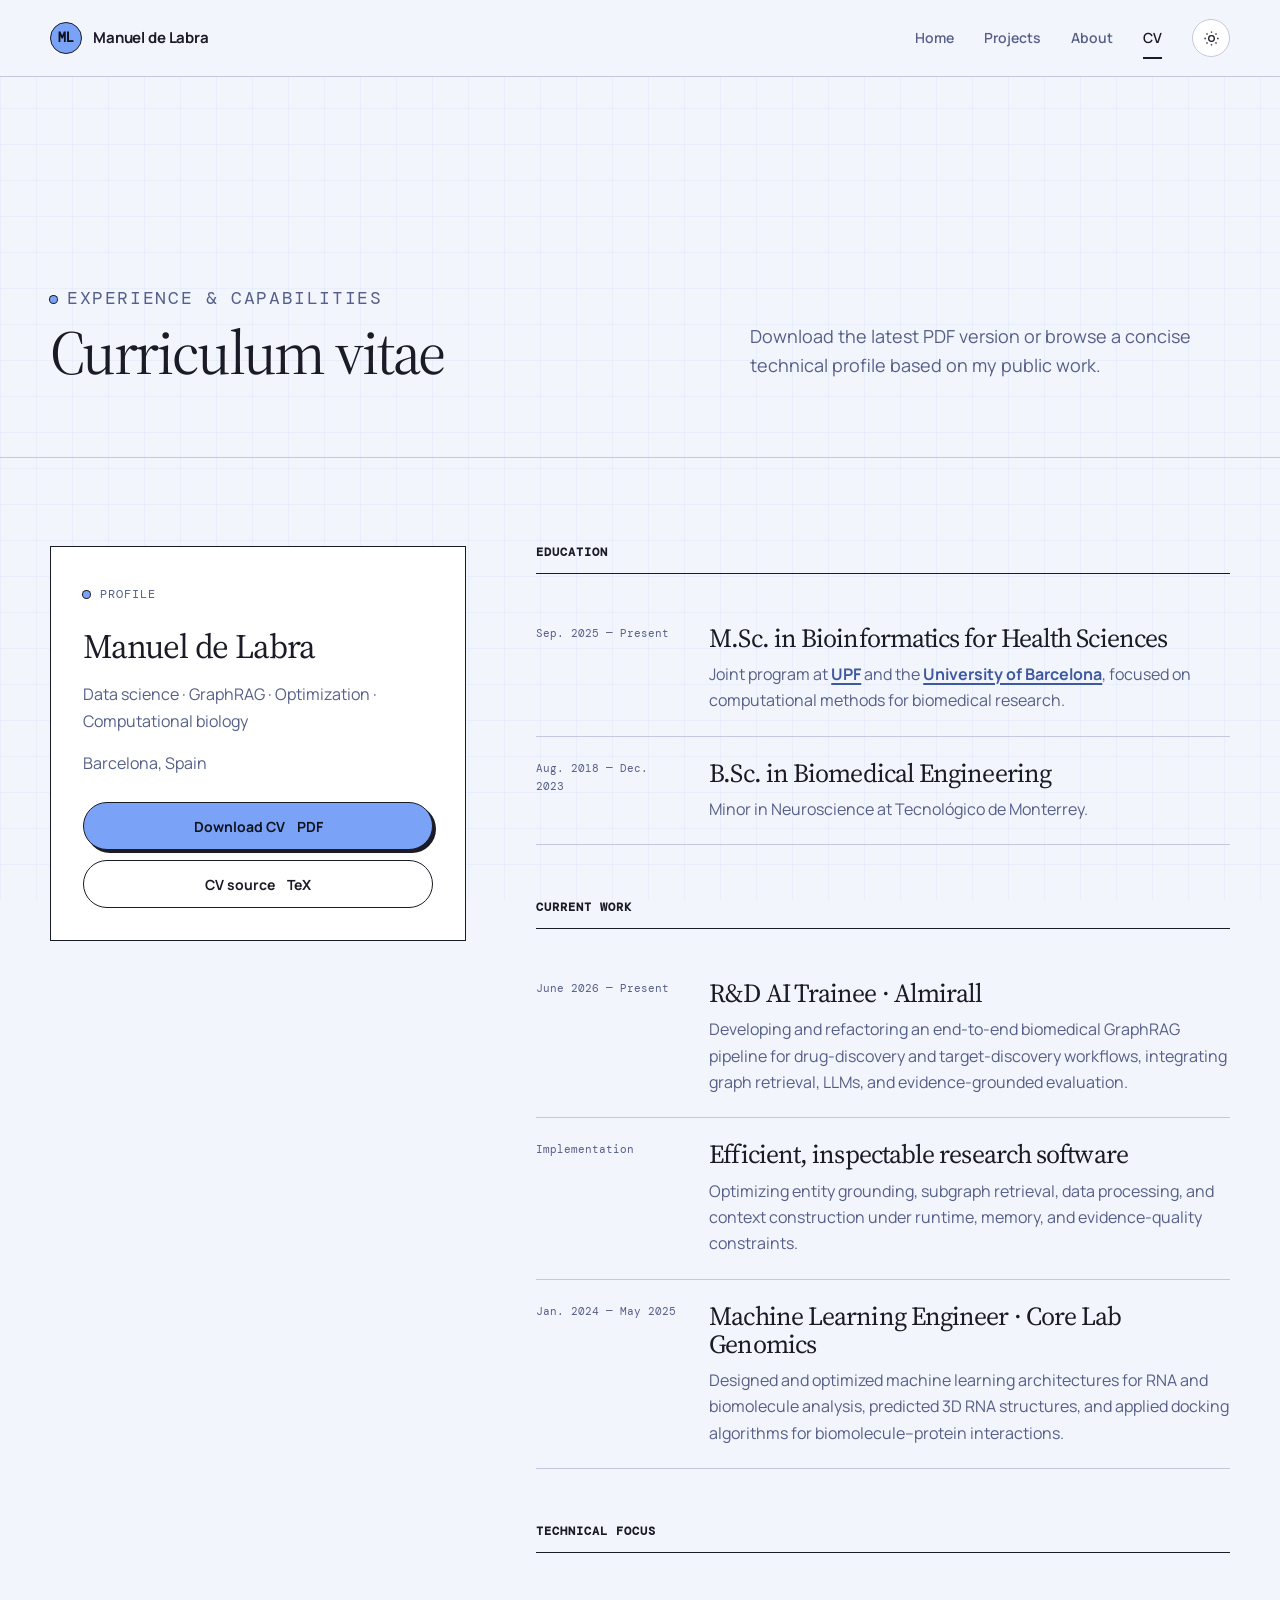
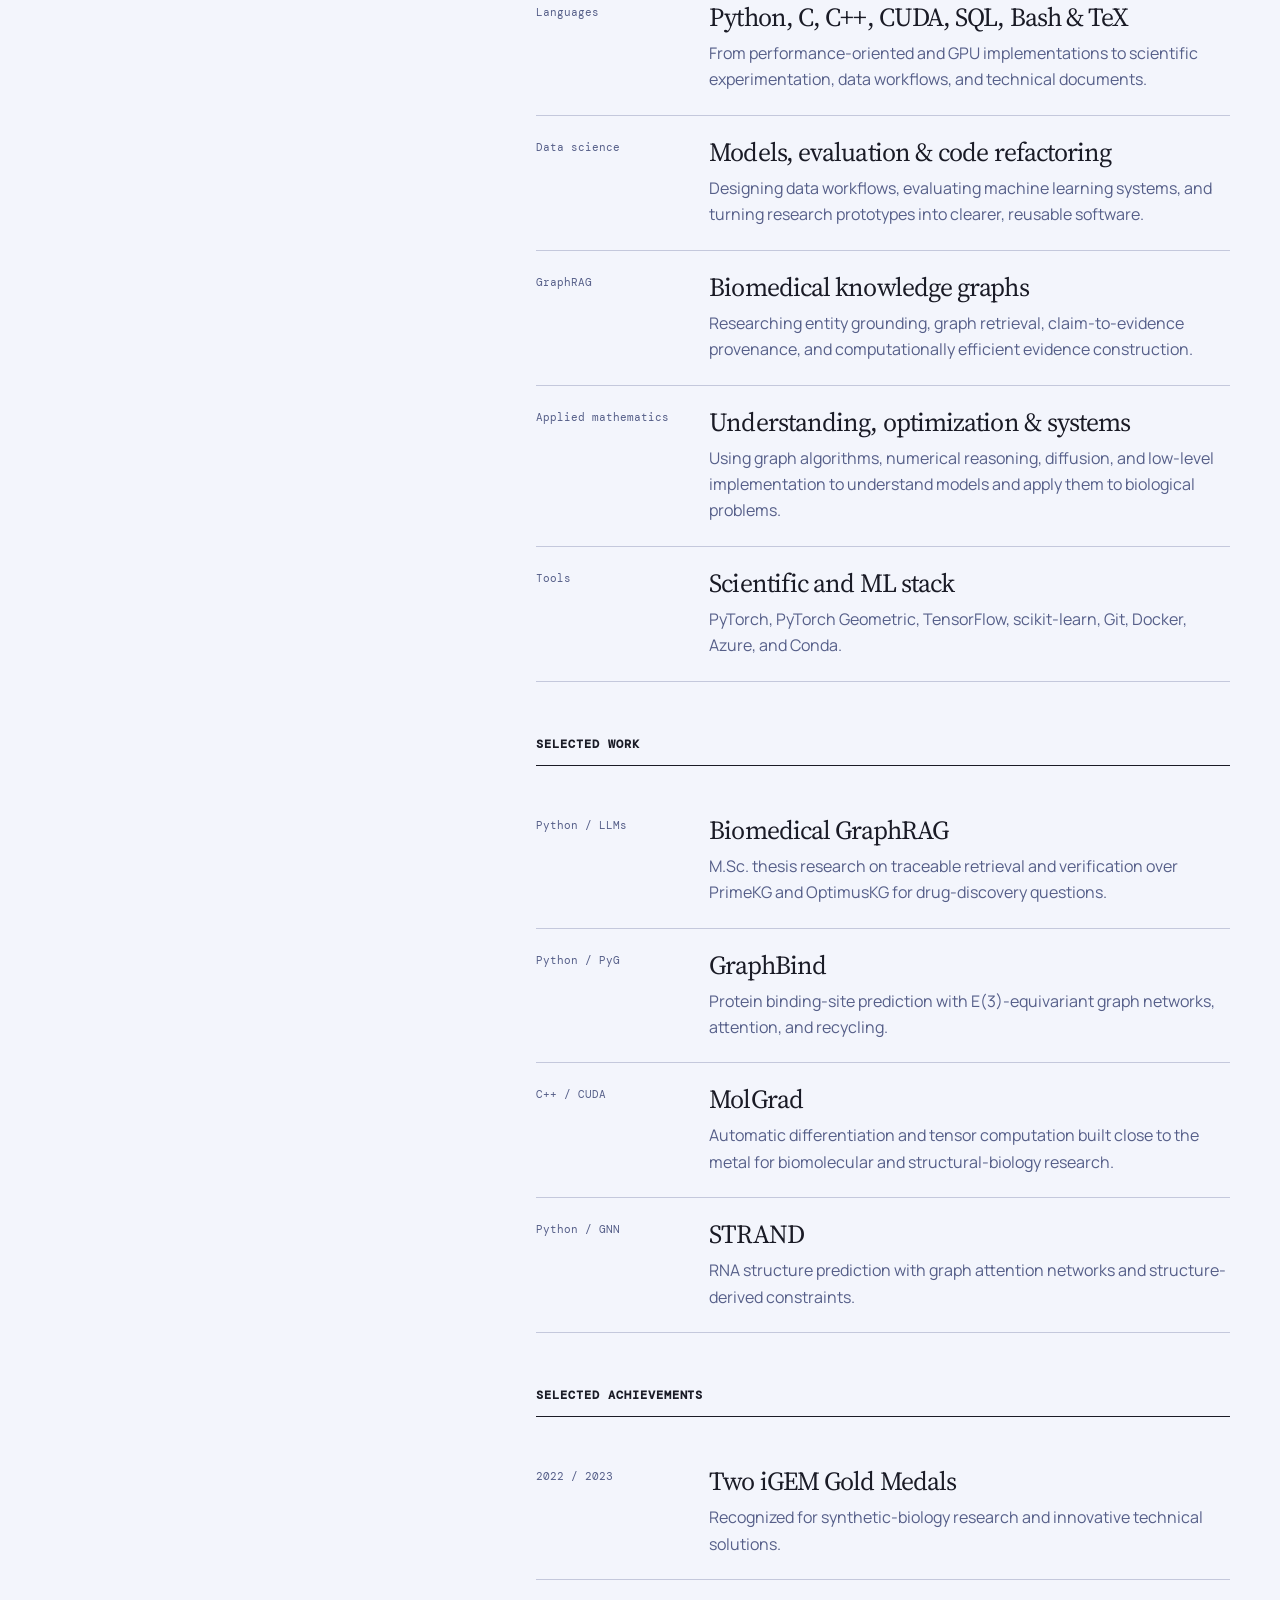
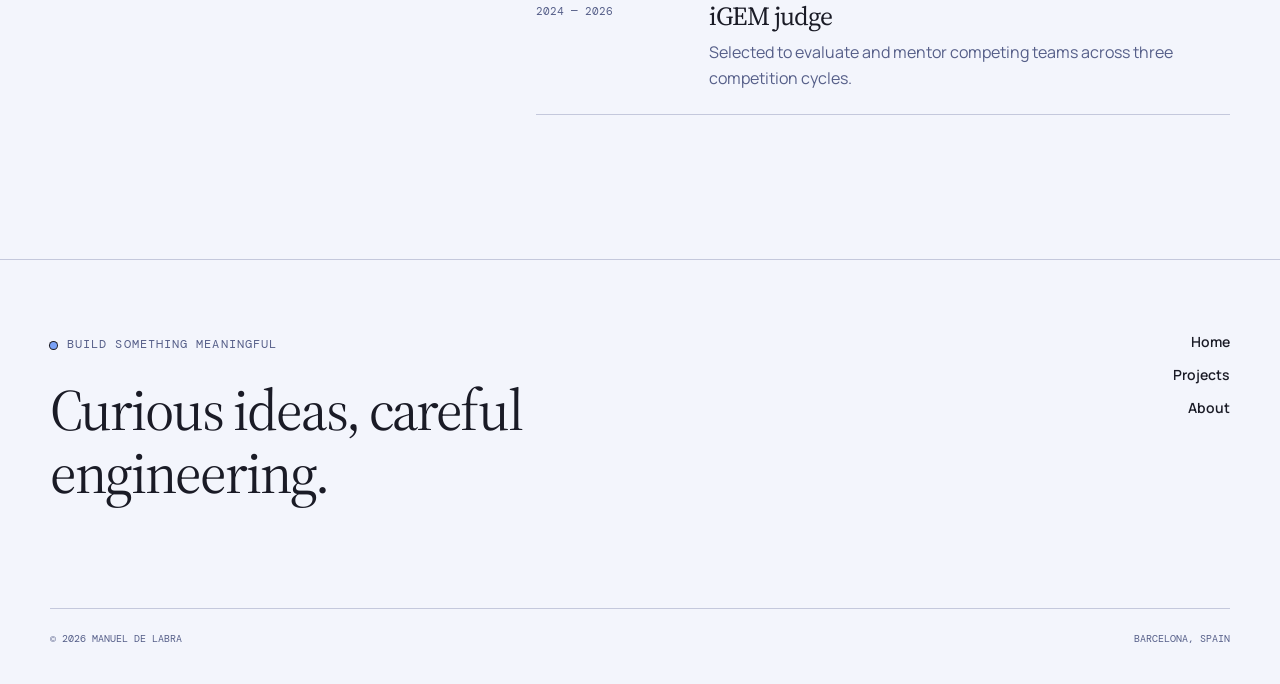
<file: cv.html>
<!doctype html>
<html lang="en">
  <head>
    <meta charset="utf-8" />
    <meta name="viewport" content="width=device-width, initial-scale=1" />
    <meta name="description" content="Curriculum vitae and technical profile of Manuel de Labra." />
    <title>CV | Manuel de Labra</title>
    <link rel="icon" href="assets/favicon.svg" type="image/svg+xml" />
    <link rel="stylesheet" href="assets/styles.css" />
    <script src="assets/site.js" defer></script>
  </head>
  <body>
    <a class="skip-link" href="#main">Skip to content</a>
    <header class="site-header">
      <nav class="nav container" aria-label="Main navigation">
        <a class="brand" href="index.html"><span class="brand-mark">ML</span><span class="brand-name">Manuel de Labra</span></a>
        <div class="nav-links">
          <a href="index.html">Home</a><a href="projects.html">Projects</a><a href="about.html">About</a><a href="cv.html" aria-current="page">CV</a>
          <button class="theme-toggle" type="button" data-theme-toggle aria-label="Toggle color theme"><svg aria-hidden="true" viewBox="0 0 24 24" fill="none" stroke="currentColor" stroke-width="1.8"><circle cx="12" cy="12" r="4"/><path d="M12 2v2M12 20v2M4.93 4.93l1.42 1.42M17.65 17.65l1.42 1.42M2 12h2M20 12h2M4.93 19.07l1.42-1.42M17.65 6.35l1.42-1.42"/></svg></button>
        </div>
      </nav>
    </header>
    <main id="main">
      <section class="page-intro container">
        <div>
          <p class="eyebrow">Experience &amp; capabilities</p>
          <h1>Curriculum vitae</h1>
        </div>
        <p>
          Download the latest PDF version or browse a concise technical profile
          based on my public work.
        </p>
      </section>
      <section class="section">
        <div class="container cv-layout">
          <aside class="cv-summary">
            <p class="eyebrow">Profile</p>
            <h2>Manuel de Labra</h2>
            <p>Data science · GraphRAG · Optimization · Computational biology</p>
            <p>Barcelona, Spain</p>
            <a class="button button-primary" href="assets/Manuel_de_Labra_CV.pdf">Download CV <span>PDF</span></a>
            <a class="button button-secondary" href="cv/resume.tex">CV source <span>TeX</span></a>
          </aside>
          <div>
            <section class="cv-section">
              <h2>Education</h2>
              <div class="cv-entry">
                <span class="cv-date">Sep. 2025 — Present</span>
                <div><h3>M.Sc. in Bioinformatics for Health Sciences</h3><p>Joint program at <a class="inline-link" href="https://www.upf.edu/">UPF</a> and the <a class="inline-link" href="https://web.ub.edu/es/">University of Barcelona</a>, focused on computational methods for biomedical research.</p></div>
              </div>
              <div class="cv-entry">
                <span class="cv-date">Aug. 2018 — Dec. 2023</span>
                <div><h3>B.Sc. in Biomedical Engineering</h3><p>Minor in Neuroscience at Tecnológico de Monterrey.</p></div>
              </div>
            </section>
            <section class="cv-section">
              <h2>Current work</h2>
              <div class="cv-entry">
                <span class="cv-date">June 2026 — Present</span>
                <div><h3>R&amp;D AI Trainee · Almirall</h3><p>Developing and refactoring an end-to-end biomedical GraphRAG pipeline for drug-discovery and target-discovery workflows, integrating graph retrieval, LLMs, and evidence-grounded evaluation.</p></div>
              </div>
              <div class="cv-entry">
                <span class="cv-date">Implementation</span>
                <div><h3>Efficient, inspectable research software</h3><p>Optimizing entity grounding, subgraph retrieval, data processing, and context construction under runtime, memory, and evidence-quality constraints.</p></div>
              </div>
              <div class="cv-entry">
                <span class="cv-date">Jan. 2024 — May 2025</span>
                <div><h3>Machine Learning Engineer · Core Lab Genomics</h3><p>Designed and optimized machine learning architectures for RNA and biomolecule analysis, predicted 3D RNA structures, and applied docking algorithms for biomolecule–protein interactions.</p></div>
              </div>
            </section>
            <section class="cv-section">
              <h2>Technical focus</h2>
              <div class="cv-entry">
                <span class="cv-date">Languages</span>
                <div><h3>Python, C, C++, CUDA, SQL, Bash &amp; TeX</h3><p>From performance-oriented and GPU implementations to scientific experimentation, data workflows, and technical documents.</p></div>
              </div>
              <div class="cv-entry">
                <span class="cv-date">Data science</span>
                <div><h3>Models, evaluation &amp; code refactoring</h3><p>Designing data workflows, evaluating machine learning systems, and turning research prototypes into clearer, reusable software.</p></div>
              </div>
              <div class="cv-entry">
                <span class="cv-date">GraphRAG</span>
                <div><h3>Biomedical knowledge graphs</h3><p>Researching entity grounding, graph retrieval, claim-to-evidence provenance, and computationally efficient evidence construction.</p></div>
              </div>
              <div class="cv-entry">
                <span class="cv-date">Applied mathematics</span>
                <div><h3>Understanding, optimization &amp; systems</h3><p>Using graph algorithms, numerical reasoning, diffusion, and low-level implementation to understand models and apply them to biological problems.</p></div>
              </div>
              <div class="cv-entry">
                <span class="cv-date">Tools</span>
                <div><h3>Scientific and ML stack</h3><p>PyTorch, PyTorch Geometric, TensorFlow, scikit-learn, Git, Docker, Azure, and Conda.</p></div>
              </div>
            </section>
            <section class="cv-section">
              <h2>Selected work</h2>
              <div class="cv-entry">
                <span class="cv-date">Python / LLMs</span>
                <div><h3>Biomedical GraphRAG</h3><p>M.Sc. thesis research on traceable retrieval and verification over PrimeKG and OptimusKG for drug-discovery questions.</p></div>
              </div>
              <div class="cv-entry">
                <span class="cv-date">Python / PyG</span>
                <div><h3>GraphBind</h3><p>Protein binding-site prediction with E(3)-equivariant graph networks, attention, and recycling.</p></div>
              </div>
              <div class="cv-entry">
                <span class="cv-date">C++ / CUDA</span>
                <div><h3>MolGrad</h3><p>Automatic differentiation and tensor computation built close to the metal for biomolecular and structural-biology research.</p></div>
              </div>
              <div class="cv-entry">
                <span class="cv-date">Python / GNN</span>
                <div><h3>STRAND</h3><p>RNA structure prediction with graph attention networks and structure-derived constraints.</p></div>
              </div>
            </section>
            <section class="cv-section">
              <h2>Selected achievements</h2>
              <div class="cv-entry">
                <span class="cv-date">2022 / 2023</span>
                <div><h3>Two iGEM Gold Medals</h3><p>Recognized for synthetic-biology research and innovative technical solutions.</p></div>
              </div>
              <div class="cv-entry">
                <span class="cv-date">2024 — 2026</span>
                <div><h3>iGEM judge</h3><p>Selected to evaluate and mentor competing teams across three competition cycles.</p></div>
              </div>
            </section>
          </div>
        </div>
      </section>
    </main>
    <footer class="site-footer"><div class="container"><div class="footer-main"><div><p class="eyebrow">Build something meaningful</p><h2>Curious ideas, careful engineering.</h2></div><div class="footer-links"><a href="index.html">Home</a><a href="projects.html">Projects</a><a href="about.html">About</a></div></div><div class="footer-meta"><span>© <span data-year></span> Manuel de Labra</span><span>Barcelona, Spain</span></div></div></footer>
  </body>
</html>
</file>
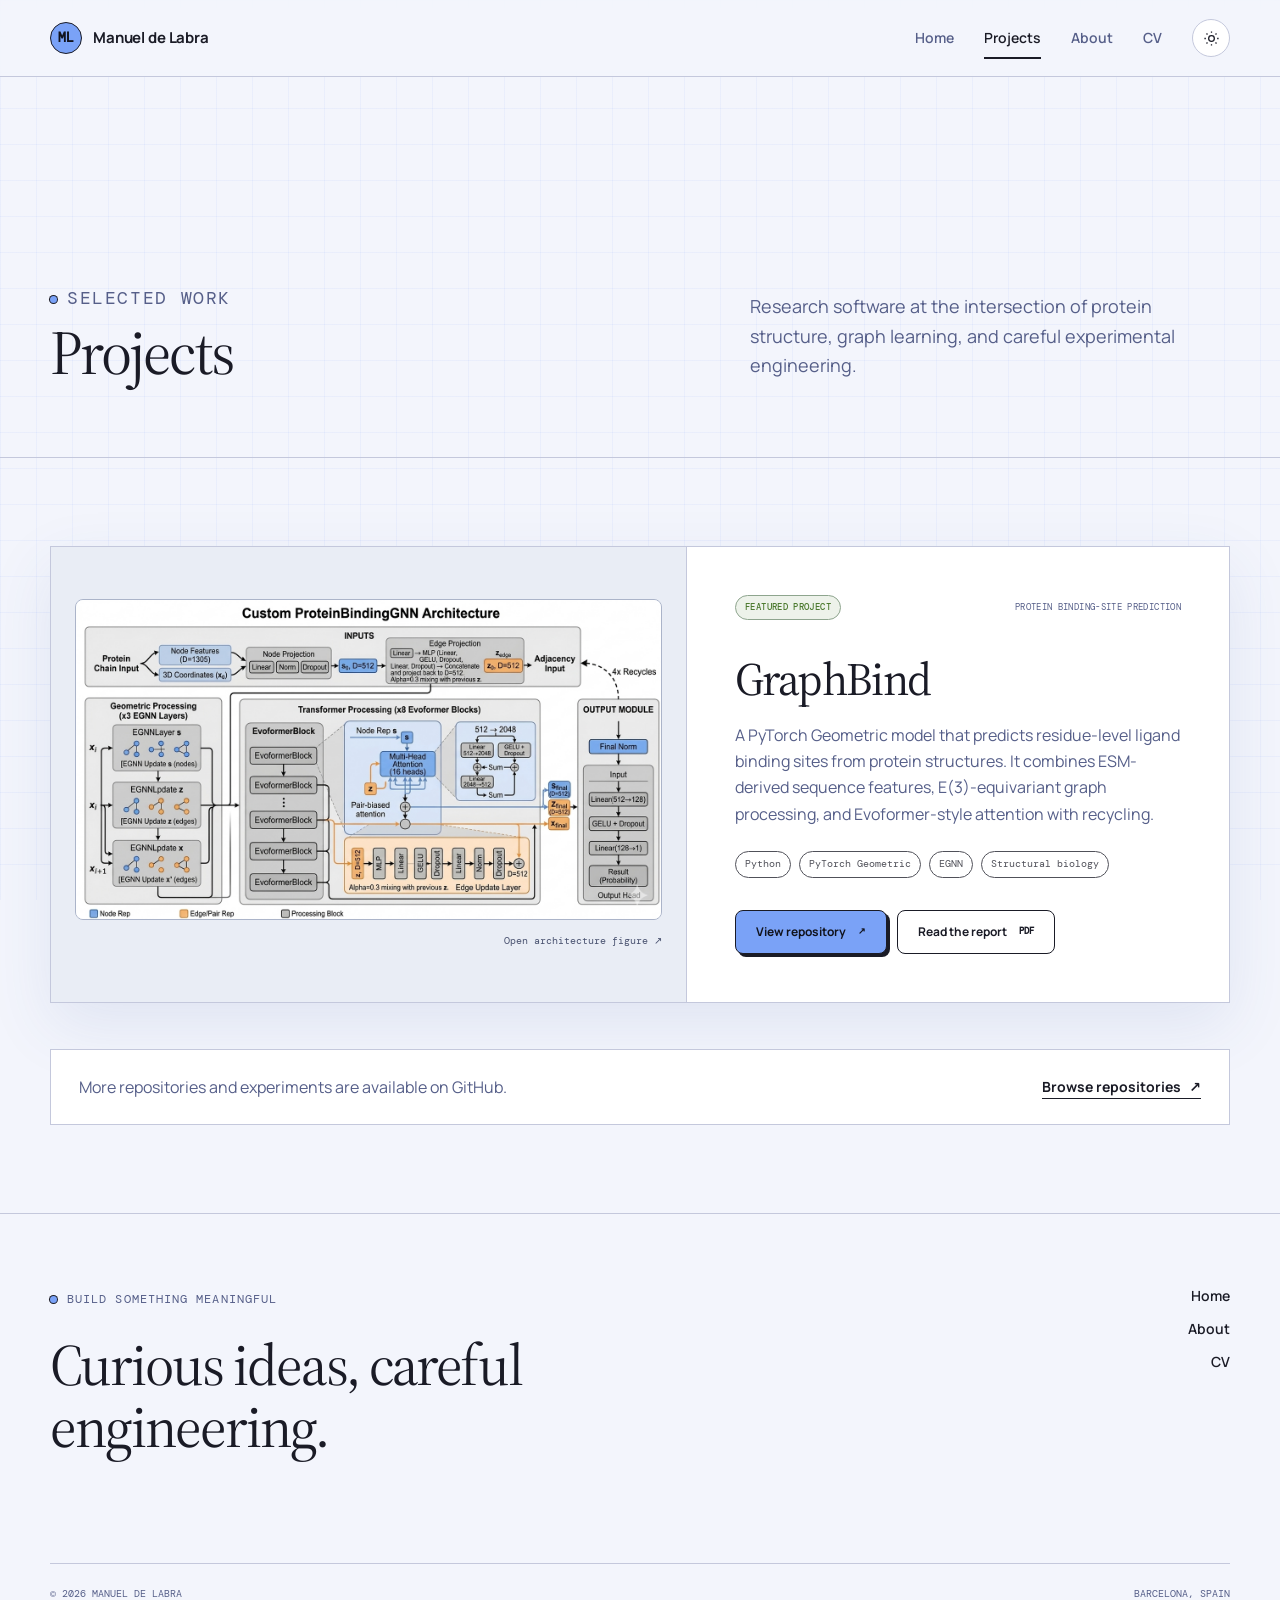
<file: projects.html>
<!doctype html>
<html lang="en">
  <head>
    <meta charset="utf-8" />
    <meta name="viewport" content="width=device-width, initial-scale=1" />
    <meta name="description" content="GraphBind, a protein binding-site prediction project by Manuel de Labra." />
    <title>Projects | Manuel de Labra</title>
    <link rel="icon" href="assets/favicon.svg" type="image/svg+xml" />
    <link rel="stylesheet" href="assets/styles.css" />
    <script src="assets/site.js" defer></script>
  </head>
  <body>
    <a class="skip-link" href="#main">Skip to content</a>
    <header class="site-header">
      <nav class="nav container" aria-label="Main navigation">
        <a class="brand" href="index.html" aria-label="Manuel de Labra, home">
          <span class="brand-mark">ML</span>
          <span class="brand-name">Manuel de Labra</span>
        </a>
        <div class="nav-links">
          <a href="index.html">Home</a>
          <a href="projects.html" aria-current="page">Projects</a>
          <a href="about.html">About</a>
          <a href="cv.html">CV</a>
          <button class="theme-toggle" type="button" data-theme-toggle aria-label="Toggle color theme">
            <svg aria-hidden="true" viewBox="0 0 24 24" fill="none" stroke="currentColor" stroke-width="1.8">
              <circle cx="12" cy="12" r="4" />
              <path d="M12 2v2M12 20v2M4.93 4.93l1.42 1.42M17.65 17.65l1.42 1.42M2 12h2M20 12h2M4.93 19.07l1.42-1.42M17.65 6.35l1.42-1.42" />
            </svg>
          </button>
        </div>
      </nav>
    </header>

    <main id="main">
      <section class="page-intro container">
        <div>
          <p class="eyebrow">Selected work</p>
          <h1>Projects</h1>
        </div>
        <p>
          Research software at the intersection of protein structure, graph
          learning, and careful experimental engineering.
        </p>
      </section>

      <section class="section">
        <div class="container">
          <article class="project-feature">
            <a class="project-media" href="assets/graphbind-architecture.png">
              <img
                src="assets/graphbind-architecture.png"
                alt="GraphBind model architecture combining geometric processing and Evoformer-style attention"
                width="1380"
                height="752"
              />
              <span>Open architecture figure <span aria-hidden="true">↗</span></span>
            </a>
            <div class="project-copy">
              <div class="project-kicker">
                <span class="status-badge status-active">Featured project</span>
                <span>Protein binding-site prediction</span>
              </div>
              <h2>GraphBind</h2>
              <p>
                A PyTorch Geometric model that predicts residue-level ligand
                binding sites from protein structures. It combines ESM-derived
                sequence features, E(3)-equivariant graph processing, and
                Evoformer-style attention with recycling.
              </p>
              <div class="tags">
                <span class="tag">Python</span>
                <span class="tag">PyTorch Geometric</span>
                <span class="tag">EGNN</span>
                <span class="tag">Structural biology</span>
              </div>
              <div class="project-links">
                <a class="button button-primary" href="https://github.com/Labrapuerta/GraphBind">
                  View repository <span aria-hidden="true">↗</span>
                </a>
                <a class="button button-secondary" href="https://github.com/Labrapuerta/GraphBind/blob/main/report/GraphBind.pdf">
                  Read the report <span>PDF</span>
                </a>
              </div>
            </div>
          </article>
          <div class="page-note">
            <p>More repositories and experiments are available on GitHub.</p>
            <a class="text-link" href="https://github.com/Labrapuerta?tab=repositories">
              Browse repositories <span aria-hidden="true">↗</span>
            </a>
          </div>
        </div>
      </section>
    </main>

    <footer class="site-footer">
      <div class="container">
        <div class="footer-main">
          <div>
            <p class="eyebrow">Build something meaningful</p>
            <h2>Curious ideas, careful engineering.</h2>
          </div>
          <div class="footer-links">
            <a href="index.html">Home</a>
            <a href="about.html">About</a>
            <a href="cv.html">CV</a>
          </div>
        </div>
        <div class="footer-meta">
          <span>© <span data-year></span> Manuel de Labra</span>
          <span>Barcelona, Spain</span>
        </div>
      </div>
    </footer>
  </body>
</html>
</file>
<file: assets/styles.css>
@import url("https://fonts.googleapis.com/css2?family=DM+Mono:wght@400;500&family=Manrope:wght@400;500;600;700&family=Source+Serif+4:opsz,wght@8..60,400;8..60,600&display=swap");

:root {
  color-scheme: light;
  --bg: #f3f5fc;
  --surface: #ffffff;
  --ink: #1a1b26;
  --muted: #565f89;
  --line: #c4c8dc;
  --accent: #7aa2f7;
  --accent-ink: #11131d;
  --blue: #3d59a1;
  --cyan: #087f99;
  --purple: #7847bd;
  --green: #4c7a2f;
  --red: #a53b5c;
  --shadow: 0 22px 60px rgb(61 89 161 / 10%);
  --sans: "Manrope", system-ui, sans-serif;
  --serif: "Source Serif 4", Georgia, serif;
  --mono: "DM Mono", monospace;
}

:root[data-theme="dark"] {
  color-scheme: dark;
  --bg: #1a1b26;
  --surface: #24283b;
  --ink: #c0caf5;
  --muted: #9aa5ce;
  --line: #414868;
  --accent: #7aa2f7;
  --accent-ink: #11131d;
  --blue: #7dcfff;
  --cyan: #7dcfff;
  --purple: #bb9af7;
  --green: #9ece6a;
  --red: #f7768e;
  --shadow: 0 22px 60px rgb(0 0 0 / 30%);
}

* {
  box-sizing: border-box;
}

html {
  scroll-behavior: smooth;
  scroll-padding-top: 92px;
}

body {
  min-height: 100vh;
  margin: 0;
  background: var(--bg);
  color: var(--ink);
  font-family: var(--sans);
  line-height: 1.65;
  -webkit-font-smoothing: antialiased;
}

body::before {
  position: fixed;
  z-index: -1;
  inset: 0;
  background-image: linear-gradient(color-mix(in srgb, var(--accent) 8%, transparent) 1px, transparent 1px),
    linear-gradient(90deg, color-mix(in srgb, var(--accent) 8%, transparent) 1px, transparent 1px);
  background-size: 36px 36px;
  content: "";
  pointer-events: none;
}

a {
  color: inherit;
  text-decoration: none;
}

a:hover {
  color: var(--blue);
}

img {
  display: block;
  max-width: 100%;
}

button,
a {
  -webkit-tap-highlight-color: transparent;
}

.container {
  width: min(1180px, calc(100% - 48px));
  margin: 0 auto;
}

.skip-link {
  position: absolute;
  top: -100px;
  left: 24px;
  z-index: 100;
  padding: 10px 16px;
  background: var(--ink);
  color: var(--bg);
}

.skip-link:focus {
  top: 12px;
}

.site-header {
  position: sticky;
  z-index: 20;
  top: 0;
  border-bottom: 1px solid var(--line);
  background: color-mix(in srgb, var(--bg) 88%, transparent);
  backdrop-filter: blur(16px);
}

.nav {
  display: flex;
  min-height: 76px;
  align-items: center;
  justify-content: space-between;
  gap: 28px;
}

.brand {
  display: inline-flex;
  align-items: center;
  gap: 11px;
  font-size: 15px;
  font-weight: 700;
  letter-spacing: -0.01em;
}

.brand-mark {
  display: grid;
  width: 32px;
  height: 32px;
  place-items: center;
  border: 1px solid var(--ink);
  border-radius: 50%;
  background: var(--accent);
  color: var(--accent-ink);
  font-family: var(--mono);
  font-size: 13px;
}

.nav-links {
  display: flex;
  align-items: center;
  gap: 30px;
}

.nav-links > a {
  position: relative;
  color: var(--muted);
  font-size: 14px;
  font-weight: 600;
}

.nav-links > a::after {
  position: absolute;
  right: 0;
  bottom: -9px;
  left: 0;
  height: 2px;
  background: var(--ink);
  content: "";
  transform: scaleX(0);
  transform-origin: left;
  transition: transform 180ms ease;
}

.nav-links > a:hover,
.nav-links > a[aria-current="page"] {
  color: var(--ink);
}

.nav-links > a[aria-current="page"]::after {
  transform: scaleX(1);
}

.theme-toggle {
  display: grid;
  width: 38px;
  height: 38px;
  padding: 0;
  place-items: center;
  border: 1px solid var(--line);
  border-radius: 50%;
  background: var(--surface);
  color: var(--ink);
  cursor: pointer;
}

.theme-toggle svg {
  width: 17px;
  height: 17px;
}

.hero {
  display: grid;
  min-height: 670px;
  grid-template-columns: 1.18fr 0.82fr;
  align-items: center;
  gap: clamp(54px, 7vw, 100px);
  padding: 92px 0 82px;
}

.eyebrow {
  display: inline-flex;
  align-items: center;
  gap: 10px;
  margin: 0 0 24px;
  color: var(--muted);
  font-family: var(--mono);
  font-size: 12px;
  letter-spacing: 0.09em;
  text-transform: uppercase;
}

.eyebrow::before {
  width: 7px;
  height: 7px;
  border-radius: 50%;
  background: var(--accent);
  box-shadow: 0 0 0 1px var(--ink);
  content: "";
}

h1,
h2,
h3,
p {
  margin-top: 0;
}

h1,
h2,
h3 {
  line-height: 1.08;
  letter-spacing: -0.035em;
}

h1 {
  max-width: 830px;
  margin-bottom: 30px;
  font-family: var(--serif);
  font-size: clamp(52px, 7.3vw, 92px);
  font-weight: 400;
}

h1 em {
  color: var(--blue);
  font-weight: 400;
}

.hero-copy > p {
  max-width: 640px;
  margin-bottom: 0;
  color: var(--muted);
  font-size: clamp(17px, 1.6vw, 20px);
}

.hero-copy strong {
  color: var(--ink);
  font-weight: 600;
}

.hero-actions {
  display: flex;
  flex-wrap: wrap;
  gap: 12px;
  margin-top: 34px;
}

.button {
  display: inline-flex;
  min-height: 48px;
  align-items: center;
  justify-content: center;
  gap: 12px;
  padding: 0 20px;
  border: 1px solid var(--ink);
  border-radius: 999px;
  font-size: 14px;
  font-weight: 700;
  transition: transform 160ms ease, box-shadow 160ms ease;
}

.button:hover {
  color: var(--ink);
  transform: translateY(-2px);
}

.button-primary {
  background: var(--accent);
  color: var(--accent-ink);
  box-shadow: 3px 3px 0 var(--ink);
}

.button-primary:hover {
  color: var(--accent-ink);
}

.button-secondary {
  background: var(--surface);
}

.portrait-card {
  position: relative;
  max-width: 410px;
  margin-left: auto;
  padding: 18px;
  border: 1px solid var(--ink);
  background: var(--surface);
  box-shadow: 12px 12px 0 var(--ink);
  transform: rotate(2deg);
}

.portrait-card img {
  width: 100%;
  aspect-ratio: 4 / 5;
  border: 1px solid var(--line);
  object-fit: cover;
  filter: grayscale(100%);
}

.portrait-caption {
  display: flex;
  align-items: center;
  justify-content: space-between;
  gap: 12px;
  padding-top: 14px;
  font-family: var(--mono);
  font-size: 11px;
  text-transform: uppercase;
}

.status {
  display: inline-flex;
  align-items: center;
  gap: 8px;
}

.status::before {
  width: 7px;
  height: 7px;
  border-radius: 50%;
  background: var(--green);
  content: "";
}

.hero-research {
  min-height: 0;
  grid-template-columns: minmax(0, 0.92fr) minmax(420px, 1.18fr);
  align-items: stretch;
  gap: 28px;
  padding: 72px 0 80px;
}

.profile-panel,
.visualizer-shell {
  min-width: 0;
  border: 1px solid var(--line);
  background: var(--surface);
  box-shadow: var(--shadow);
}

.profile-panel {
  display: flex;
  flex-direction: column;
  justify-content: center;
  padding: clamp(28px, 4vw, 44px);
}

.identity {
  display: flex;
  align-items: center;
  gap: 20px;
}

.profile-photo {
  width: 92px;
  height: 92px;
  flex: 0 0 auto;
  border: 1px solid var(--line);
  border-radius: 28px;
  object-fit: cover;
  filter: saturate(80%);
}

.identity .eyebrow {
  margin-bottom: 9px;
  font-size: 10px;
}

.hero-research h1 {
  margin: 0;
  font-family: var(--sans);
  font-size: clamp(38px, 4.2vw, 58px);
  font-weight: 600;
  line-height: 1;
}

.profile-role {
  margin: 8px 0 0;
  color: var(--blue);
  font-family: var(--mono);
  font-size: 12px;
}

.profile-bio {
  margin: 32px 0 0;
  color: var(--muted);
  font-size: clamp(16px, 1.4vw, 18px);
}

.inline-link {
  color: var(--blue);
  font-weight: 700;
  text-decoration: underline;
  text-decoration-color: currentColor;
  text-decoration-thickness: 2px;
  text-underline-offset: 3px;
}

.inline-link:hover {
  text-decoration-color: currentColor;
}

.social-links {
  display: flex;
  flex-wrap: wrap;
  gap: 9px;
  margin-top: 28px;
}

.social-links a {
  display: inline-flex;
  align-items: center;
  gap: 8px;
  min-height: 36px;
  padding: 0 13px;
  border: 1px solid var(--line);
  border-radius: 8px;
  background: color-mix(in srgb, var(--accent) 5%, var(--surface));
  font-size: 12px;
  font-weight: 700;
  transition: border-color 160ms ease, color 160ms ease, transform 160ms ease;
}

.social-links a:hover {
  border-color: var(--accent);
  color: var(--blue);
  transform: translateY(-2px);
}

.social-links a > span {
  color: var(--purple);
  font-family: var(--mono);
  font-size: 10px;
}

.visualizer-shell {
  display: flex;
  overflow: hidden;
  flex-direction: column;
  margin: 0;
  border-radius: 14px;
}

.visualizer-header,
.visualizer-footer {
  display: flex;
  align-items: center;
  gap: 12px;
  font-family: var(--mono);
  font-size: 10px;
  letter-spacing: 0.04em;
  text-transform: uppercase;
}

.visualizer-header {
  padding: 15px 17px;
  border-bottom: 1px solid var(--line);
}

.window-dots {
  display: inline-flex;
  gap: 5px;
  margin-right: 2px;
}

.window-dots i {
  width: 7px;
  height: 7px;
  border-radius: 50%;
  background: var(--red);
}

.window-dots i:nth-child(2) {
  background: #e0af68;
}

.window-dots i:nth-child(3) {
  background: var(--green);
}

.visualizer-header .status-badge {
  margin-left: auto;
}

.status-badge {
  display: inline-flex;
  align-items: center;
  min-height: 25px;
  padding: 2px 9px;
  border: 1px solid color-mix(in srgb, var(--purple) 46%, var(--line));
  border-radius: 999px;
  background: color-mix(in srgb, var(--purple) 10%, var(--surface));
  color: var(--purple);
  font-family: var(--mono);
  font-size: 9px;
  font-weight: 500;
  letter-spacing: 0.04em;
  text-transform: uppercase;
}

.status-active {
  border-color: color-mix(in srgb, var(--green) 45%, var(--line));
  background: color-mix(in srgb, var(--green) 10%, var(--surface));
  color: var(--green);
}

.status-wip {
  border-color: color-mix(in srgb, var(--red) 45%, var(--line));
  background: color-mix(in srgb, var(--red) 9%, var(--surface));
  color: var(--red);
}

.visualizer-stage {
  position: relative;
  display: grid;
  min-height: 350px;
  flex: 1;
  place-items: center;
  overflow: hidden;
  background:
    radial-gradient(circle at 54% 45%, color-mix(in srgb, var(--purple) 16%, transparent), transparent 38%),
    linear-gradient(color-mix(in srgb, var(--accent) 8%, transparent) 1px, transparent 1px),
    linear-gradient(90deg, color-mix(in srgb, var(--accent) 8%, transparent) 1px, transparent 1px);
  background-size: auto, 34px 34px, 34px 34px;
}

.visualizer-stage svg {
  width: 100%;
  height: auto;
  padding: 4px 12px 42px;
}

.graph-edges {
  fill: none;
  stroke: color-mix(in srgb, var(--blue) 48%, transparent);
  stroke-width: 2;
}

.graph-nodes circle {
  fill: var(--surface);
  stroke: var(--blue);
  stroke-width: 2;
}

.graph-nodes .node-primary {
  fill: color-mix(in srgb, var(--blue) 20%, var(--surface));
  stroke: var(--blue);
}

.graph-nodes .node-accent {
  fill: color-mix(in srgb, var(--purple) 18%, var(--surface));
  stroke: var(--purple);
  stroke-width: 3;
}

.graph-nodes text {
  fill: var(--ink);
  font-family: var(--mono);
  font-size: 13px;
  font-weight: 500;
  text-anchor: middle;
}

.visualizer-overlay {
  position: absolute;
  bottom: 22px;
  left: 22px;
  display: flex;
  align-items: center;
  gap: 10px;
  padding: 9px 12px;
  border: 1px solid var(--line);
  border-radius: 8px;
  background: color-mix(in srgb, var(--surface) 88%, transparent);
  backdrop-filter: blur(10px);
}

.visualizer-overlay span {
  color: var(--purple);
  font-family: var(--mono);
  font-size: 9px;
  text-transform: uppercase;
}

.visualizer-overlay strong {
  font-size: 11px;
}

.visualizer-footer {
  justify-content: space-between;
  padding: 12px 17px;
  border-top: 1px solid var(--line);
  color: var(--muted);
}

.live-dot {
  display: inline-block;
  width: 6px;
  height: 6px;
  margin-right: 7px;
  border-radius: 50%;
  background: var(--green);
  box-shadow: 0 0 0 3px color-mix(in srgb, var(--green) 16%, transparent);
}

.section {
  padding: 88px 0;
  border-top: 1px solid var(--line);
}

.section-heading {
  display: flex;
  align-items: flex-end;
  justify-content: space-between;
  gap: 28px;
  margin-bottom: 42px;
}

.section-heading h2,
.page-intro h1 {
  margin-bottom: 0;
  font-family: var(--serif);
  font-size: clamp(40px, 5vw, 62px);
  font-weight: 400;
}

.text-link {
  display: inline-flex;
  align-items: center;
  gap: 8px;
  border-bottom: 1px solid var(--ink);
  font-size: 14px;
  font-weight: 700;
}

.project-grid {
  display: grid;
  grid-template-columns: repeat(2, 1fr);
  gap: 22px;
}

.project-card {
  display: flex;
  min-height: 340px;
  flex-direction: column;
  padding: 30px;
  border: 1px solid var(--line);
  background: var(--surface);
  transition: border-color 160ms ease, transform 160ms ease, box-shadow 160ms ease;
}

.project-card:hover {
  border-color: var(--ink);
  box-shadow: var(--shadow);
  color: var(--ink);
  transform: translateY(-4px);
}

.project-card.featured {
  grid-column: span 2;
  min-height: 360px;
  padding: clamp(30px, 5vw, 58px);
  background: var(--ink);
  color: var(--bg);
}

.project-number,
.project-meta {
  font-family: var(--mono);
  font-size: 11px;
  letter-spacing: 0.08em;
  text-transform: uppercase;
}

.project-card.featured .project-number,
.project-card.featured .project-description {
  color: color-mix(in srgb, var(--bg) 68%, transparent);
}

.project-card h3 {
  margin: 32px 0 18px;
  font-family: var(--serif);
  font-size: clamp(31px, 4vw, 46px);
  font-weight: 400;
}

.project-card:not(.featured) h3 {
  font-size: 34px;
}

.project-description {
  max-width: 750px;
  margin-bottom: 30px;
  color: var(--muted);
}

.section-note {
  color: var(--muted);
  font-family: var(--mono);
  font-size: 10px;
  letter-spacing: 0.06em;
  text-transform: uppercase;
}

.project-feature {
  display: grid;
  grid-template-columns: minmax(0, 1.08fr) minmax(350px, 0.92fr);
  overflow: hidden;
  border: 1px solid var(--line);
  background: var(--surface);
  box-shadow: var(--shadow);
}

.project-media {
  display: flex;
  min-width: 0;
  flex-direction: column;
  justify-content: center;
  padding: 24px;
  border-right: 1px solid var(--line);
  background: #e9edf5;
}

.project-media img {
  width: 100%;
  height: auto;
  border: 1px solid #abb4c9;
  border-radius: 8px;
}

.project-media > span {
  margin-top: 13px;
  color: #48516f;
  font-family: var(--mono);
  font-size: 10px;
  text-align: right;
}

.project-copy {
  display: flex;
  flex-direction: column;
  padding: clamp(30px, 4vw, 48px);
}

.project-kicker {
  display: flex;
  align-items: center;
  justify-content: space-between;
  gap: 16px;
  color: var(--muted);
  font-family: var(--mono);
  font-size: 9px;
  letter-spacing: 0.04em;
  text-transform: uppercase;
}

.project-copy :is(h2, h3) {
  margin: 34px 0 18px;
  font-family: var(--serif);
  font-size: clamp(32px, 3.6vw, 46px);
  font-weight: 400;
}

.project-copy > p {
  color: var(--muted);
}

.project-copy .tags {
  margin-top: 8px;
}

.project-links {
  display: flex;
  flex-wrap: wrap;
  gap: 10px;
  margin-top: auto;
  padding-top: 32px;
}

.project-links .button {
  min-height: 44px;
  border-radius: 8px;
  font-size: 12px;
}

.project-links .button span {
  font-family: var(--mono);
  font-size: 9px;
}

.publication-entry {
  display: grid;
  grid-template-columns: 160px 1fr;
  border: 1px solid var(--line);
  background: var(--surface);
}

.publication-meta {
  display: flex;
  flex-direction: column;
  gap: 8px;
  padding: 30px;
  border-right: 1px solid var(--line);
  color: var(--muted);
  font-family: var(--mono);
  font-size: 10px;
  letter-spacing: 0.06em;
  text-transform: uppercase;
}

.publication-meta span:first-child {
  color: var(--purple);
}

.publication-body {
  padding: clamp(30px, 5vw, 54px);
}

.publication-label {
  margin-bottom: 18px;
  color: var(--blue);
  font-family: var(--mono);
  font-size: 10px;
  letter-spacing: 0.05em;
  text-transform: uppercase;
}

.publication-body h3 {
  max-width: 840px;
  margin-bottom: 18px;
  font-family: var(--serif);
  font-size: clamp(30px, 4vw, 46px);
  font-weight: 400;
}

.publication-body > p:not(.publication-label) {
  max-width: 800px;
  margin-bottom: 0;
  color: var(--muted);
}

.publication-status {
  display: flex;
  align-items: center;
  gap: 13px;
  margin-top: 30px;
  color: var(--muted);
  font-size: 12px;
}

.project-bottom {
  display: flex;
  align-items: flex-end;
  justify-content: space-between;
  gap: 20px;
  margin-top: auto;
}

.tags {
  display: flex;
  flex-wrap: wrap;
  gap: 8px;
}

.tag {
  padding: 4px 9px;
  border: 1px solid currentColor;
  border-radius: 999px;
  font-family: var(--mono);
  font-size: 10px;
  opacity: 0.76;
}

.arrow {
  font-size: 28px;
  line-height: 1;
}

.focus-strip {
  display: grid;
  grid-template-columns: repeat(4, 1fr);
  border: 1px solid var(--line);
  background: var(--surface);
}

.focus-item {
  padding: 28px;
  border-right: 1px solid var(--line);
}

.focus-item:last-child {
  border-right: 0;
}

.focus-item span {
  color: var(--muted);
  font-family: var(--mono);
  font-size: 10px;
}

.focus-item h3 {
  margin: 16px 0 0;
  font-family: var(--serif);
  font-size: 24px;
  font-weight: 400;
}

.page-intro {
  display: grid;
  min-height: 380px;
  grid-template-columns: 1fr 0.75fr;
  align-items: end;
  gap: 60px;
  padding: 96px 0 70px;
}

.page-intro p {
  max-width: 560px;
  margin-bottom: 6px;
  color: var(--muted);
  font-size: 18px;
}

.about-grid {
  display: grid;
  grid-template-columns: 0.85fr 1.15fr;
  gap: clamp(50px, 9vw, 130px);
}

.about-photo {
  border: 1px solid var(--ink);
  box-shadow: 10px 10px 0 var(--accent);
}

.about-photo img {
  width: 100%;
  aspect-ratio: 1;
  object-fit: cover;
  filter: grayscale(100%);
}

.prose {
  max-width: 700px;
}

.prose h2 {
  margin-bottom: 22px;
  font-family: var(--serif);
  font-size: 40px;
  font-weight: 400;
}

.prose p {
  color: var(--muted);
  font-size: 17px;
}

.prose strong {
  color: var(--ink);
}

.principles {
  margin-top: 42px;
  padding: 0;
  list-style: none;
}

.principles li {
  display: grid;
  grid-template-columns: 48px 1fr;
  gap: 18px;
  padding: 22px 0;
  border-top: 1px solid var(--line);
}

.principles span {
  color: var(--muted);
  font-family: var(--mono);
  font-size: 11px;
}

.principles h3 {
  margin: 0 0 7px;
  font-family: var(--serif);
  font-size: 24px;
  font-weight: 400;
}

.principles p {
  margin: 0;
  font-size: 14px;
}

.cv-layout {
  display: grid;
  grid-template-columns: 0.75fr 1.25fr;
  gap: 70px;
  align-items: start;
}

.cv-summary {
  position: sticky;
  top: 120px;
  padding: 32px;
  border: 1px solid var(--ink);
  background: var(--surface);
}

.cv-summary h2 {
  margin-bottom: 16px;
  font-family: var(--serif);
  font-size: 34px;
  font-weight: 400;
}

.cv-summary p {
  color: var(--muted);
}

.cv-summary .button {
  width: 100%;
  margin-top: 10px;
}

.cv-section {
  margin-bottom: 56px;
}

.cv-section > h2 {
  margin-bottom: 28px;
  padding-bottom: 14px;
  border-bottom: 1px solid var(--ink);
  font-family: var(--mono);
  font-size: 12px;
  letter-spacing: 0.08em;
  text-transform: uppercase;
}

.cv-entry {
  display: grid;
  grid-template-columns: 145px 1fr;
  gap: 28px;
  padding: 22px 0;
  border-bottom: 1px solid var(--line);
}

.cv-date {
  color: var(--muted);
  font-family: var(--mono);
  font-size: 11px;
}

.cv-entry h3 {
  margin: 0 0 9px;
  font-family: var(--serif);
  font-size: 26px;
  font-weight: 400;
}

.cv-entry p {
  margin-bottom: 0;
  color: var(--muted);
}

.all-projects .project-card:first-child {
  grid-column: span 2;
  min-height: 370px;
}

.page-note {
  display: flex;
  align-items: center;
  justify-content: space-between;
  gap: 24px;
  margin-top: 46px;
  padding: 24px 28px;
  border: 1px solid var(--line);
  background: var(--surface);
}

.page-note p {
  margin: 0;
  color: var(--muted);
}

.site-footer {
  padding: 70px 0 36px;
  border-top: 1px solid var(--line);
}

.footer-main {
  display: flex;
  align-items: flex-start;
  justify-content: space-between;
  gap: 40px;
}

.footer-main h2 {
  max-width: 550px;
  margin-bottom: 24px;
  font-family: var(--serif);
  font-size: clamp(36px, 5vw, 58px);
  font-weight: 400;
}

.footer-links {
  display: flex;
  flex-direction: column;
  gap: 10px;
  align-items: flex-end;
  font-size: 14px;
  font-weight: 600;
}

.footer-meta {
  display: flex;
  justify-content: space-between;
  margin-top: 80px;
  padding-top: 22px;
  border-top: 1px solid var(--line);
  color: var(--muted);
  font-family: var(--mono);
  font-size: 10px;
  text-transform: uppercase;
}

@media (max-width: 800px) {
  .container {
    width: min(100% - 32px, 1180px);
  }

  .nav {
    min-height: 66px;
  }

  .nav-links {
    gap: 16px;
  }

  .nav-links > a {
    font-size: 12px;
  }

  .hero,
  .page-intro,
  .about-grid,
  .cv-layout {
    grid-template-columns: 1fr;
  }

  .hero {
    min-height: 0;
    padding: 70px 0;
  }

  .portrait-card {
    width: min(100%, 400px);
    margin: 30px auto 0;
  }

  .hero-research {
    gap: 20px;
    padding: 48px 0 60px;
  }

  .project-feature {
    grid-template-columns: 1fr;
  }

  .project-media {
    border-right: 0;
    border-bottom: 1px solid var(--line);
  }

  .project-copy {
    min-height: 440px;
  }

  .publication-entry {
    grid-template-columns: 125px 1fr;
  }

  .focus-strip {
    grid-template-columns: repeat(2, 1fr);
  }

  .focus-item:nth-child(2) {
    border-right: 0;
  }

  .focus-item:nth-child(-n + 2) {
    border-bottom: 1px solid var(--line);
  }

  .page-intro {
    min-height: 0;
    padding: 70px 0 54px;
  }

  .cv-summary {
    position: static;
  }
}

@media (max-width: 580px) {
  .brand-name {
    display: none;
  }

  .nav-links {
    gap: 11px;
  }

  .nav-links > a {
    display: inline-flex;
    min-height: 34px;
    align-items: center;
    font-size: 10px;
  }

  .project-grid,
  .focus-strip {
    grid-template-columns: 1fr;
  }

  .project-card.featured,
  .all-projects .project-card:first-child {
    grid-column: auto;
  }

  .focus-item {
    border-right: 0;
    border-bottom: 1px solid var(--line);
  }

  .focus-item:nth-last-child(2) {
    border-bottom: 1px solid var(--line);
  }

  .focus-item:last-child {
    border-bottom: 0;
  }

  .section-heading,
  .footer-main,
  .page-note {
    align-items: flex-start;
    flex-direction: column;
  }

  .profile-panel {
    padding: 24px 22px;
  }

  .identity {
    align-items: flex-start;
    gap: 14px;
  }

  .profile-photo {
    width: 72px;
    height: 72px;
    border-radius: 22px;
  }

  .hero-research h1 {
    font-size: 34px;
  }

  .profile-role {
    font-size: 10px;
  }

  .visualizer-stage {
    min-height: 290px;
  }

  .visualizer-stage svg {
    padding-bottom: 58px;
  }

  .visualizer-overlay {
    right: 18px;
    bottom: 17px;
    left: 18px;
    justify-content: space-between;
  }

  .visualizer-footer {
    align-items: flex-start;
    flex-direction: column;
    gap: 6px;
  }

  .project-copy {
    min-height: 0;
    padding: 28px 24px;
  }

  .project-kicker {
    align-items: flex-start;
    flex-direction: column;
  }

  .project-links .button {
    width: 100%;
  }

  .publication-entry {
    grid-template-columns: 1fr;
  }

  .publication-meta {
    flex-direction: row;
    justify-content: space-between;
    padding: 17px 22px;
    border-right: 0;
    border-bottom: 1px solid var(--line);
  }

  .publication-body {
    padding: 28px 24px;
  }

  .publication-status {
    align-items: flex-start;
    flex-direction: column;
  }

  .footer-links {
    align-items: flex-start;
  }

  .footer-meta {
    flex-direction: column;
    gap: 6px;
  }

  .cv-entry {
    grid-template-columns: 1fr;
    gap: 7px;
  }
}

@media (prefers-reduced-motion: reduce) {
  html {
    scroll-behavior: auto;
  }

  *,
  *::before,
  *::after {
    transition-duration: 0.01ms !important;
  }
}
</file>
